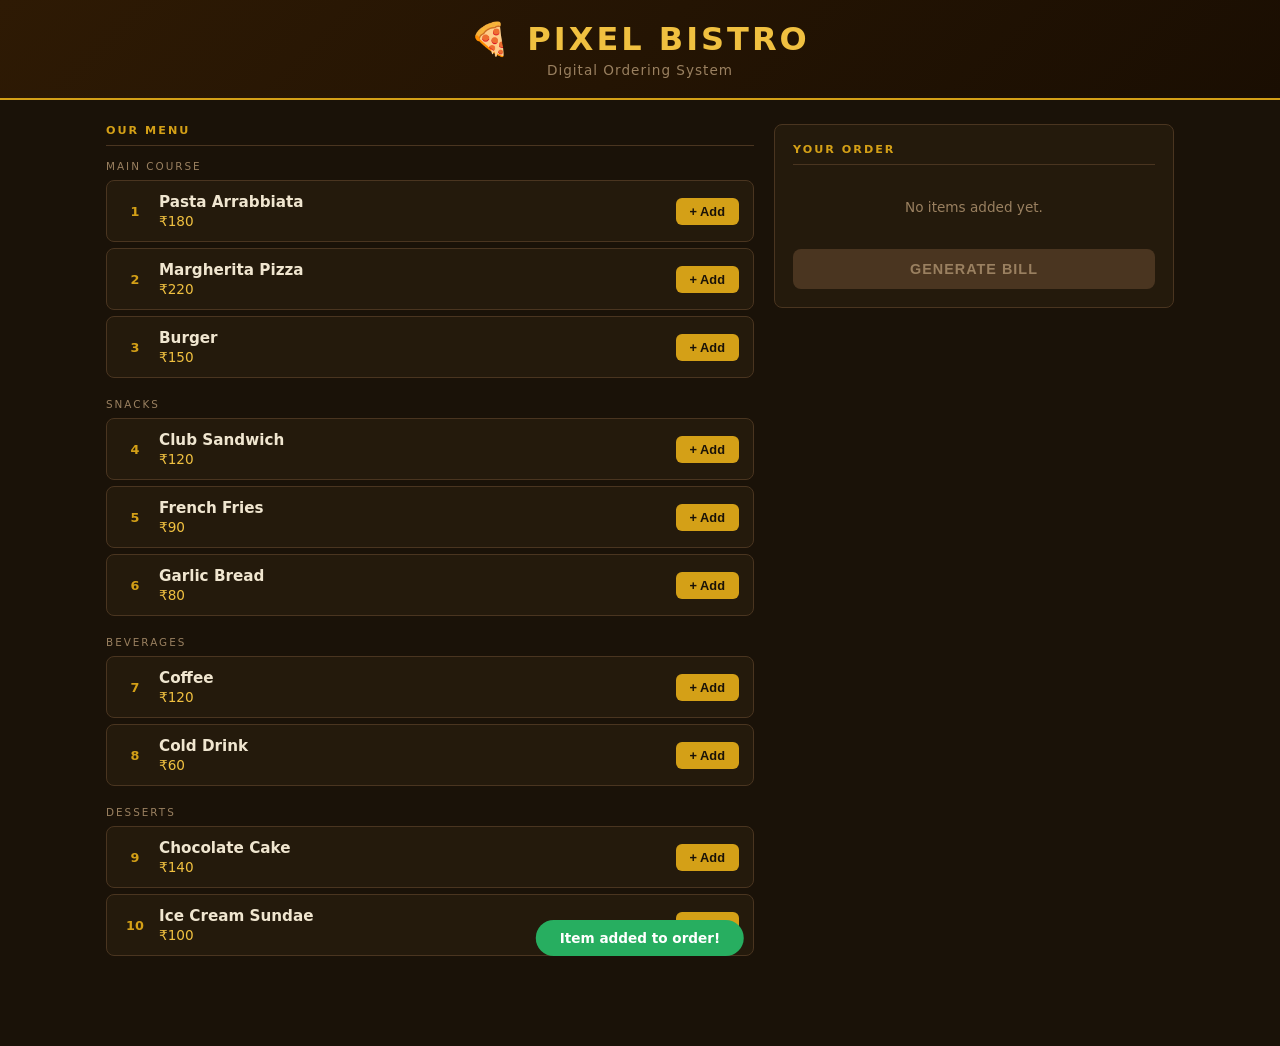
<file: restaurant-ordering/index.html>
<!DOCTYPE html>
<html lang="en">
<head>
  <meta charset="UTF-8">
  <meta name="viewport" content="width=device-width, initial-scale=1.0">
  <title>Pixel Bistro — Digital Ordering</title>
  <style>
    *, *::before, *::after { box-sizing: border-box; margin: 0; padding: 0; }

    :root {
      --bg: #1a1208;
      --surface: #241a0c;
      --surface2: #2e2010;
      --border: #4a3520;
      --gold: #d4a017;
      --gold-light: #f0c040;
      --red: #c0392b;
      --green: #27ae60;
      --text: #f0e6d0;
      --text-muted: #9a8060;
      --radius: 8px;
    }

    body {
      font-family: 'Segoe UI', system-ui, sans-serif;
      background: var(--bg);
      color: var(--text);
      min-height: 100vh;
      padding: 0 0 60px;
    }

    /* ── Header ── */
    header {
      background: linear-gradient(135deg, #2e1a04, #1a0e02);
      border-bottom: 2px solid var(--gold);
      padding: 20px 24px;
      text-align: center;
    }
    header h1 {
      font-size: 2rem;
      color: var(--gold-light);
      letter-spacing: 3px;
      text-transform: uppercase;
    }
    header p {
      color: var(--text-muted);
      font-size: 0.85rem;
      margin-top: 4px;
      letter-spacing: 1px;
    }

    /* ── Layout ── */
    .layout {
      display: grid;
      grid-template-columns: 1fr 400px;
      gap: 20px;
      max-width: 1100px;
      margin: 24px auto;
      padding: 0 16px;
    }
    @media (max-width: 780px) {
      .layout { grid-template-columns: 1fr; }
    }

    /* ── Section headings ── */
    .section-title {
      font-size: 0.7rem;
      font-weight: 700;
      letter-spacing: 2px;
      text-transform: uppercase;
      color: var(--gold);
      border-bottom: 1px solid var(--border);
      padding-bottom: 8px;
      margin-bottom: 14px;
    }

    /* ── Menu ── */
    .menu-category + .menu-category { margin-top: 20px; }
    .category-label {
      font-size: 0.65rem;
      letter-spacing: 2px;
      text-transform: uppercase;
      color: var(--text-muted);
      margin-bottom: 8px;
    }

    .menu-item {
      display: grid;
      grid-template-columns: 28px 1fr auto;
      align-items: center;
      gap: 10px;
      background: var(--surface);
      border: 1px solid var(--border);
      border-radius: var(--radius);
      padding: 12px 14px;
      margin-bottom: 6px;
      transition: border-color 0.15s;
    }
    .menu-item:hover { border-color: var(--gold); }
    .item-num {
      font-size: 0.8rem;
      font-weight: 700;
      color: var(--gold);
      text-align: center;
    }
    .item-info { min-width: 0; }
    .item-name { font-size: 0.95rem; font-weight: 600; }
    .item-price { font-size: 0.85rem; color: var(--gold-light); margin-top: 2px; }
    .add-btn {
      background: var(--gold);
      color: #1a1208;
      border: none;
      border-radius: 6px;
      padding: 6px 14px;
      font-size: 0.8rem;
      font-weight: 700;
      cursor: pointer;
      white-space: nowrap;
      transition: background 0.15s;
    }
    .add-btn:hover { background: var(--gold-light); }

    /* ── Order Panel ── */
    .order-panel {
      position: sticky;
      top: 16px;
      align-self: start;
    }
    .panel {
      background: var(--surface);
      border: 1px solid var(--border);
      border-radius: var(--radius);
      padding: 18px;
    }

    /* ── Order items ── */
    #order-list { list-style: none; }
    #order-list li {
      background: var(--surface2);
      border: 1px solid var(--border);
      border-radius: 6px;
      padding: 10px 12px;
      margin-bottom: 8px;
    }
    .order-item-top {
      display: flex;
      justify-content: space-between;
      align-items: flex-start;
      gap: 8px;
    }
    .order-item-name { font-size: 0.9rem; font-weight: 600; flex: 1; }
    .order-item-remove {
      background: none;
      border: none;
      color: var(--red);
      cursor: pointer;
      font-size: 1rem;
      line-height: 1;
      padding: 0;
      flex-shrink: 0;
    }
    .order-item-remove:hover { color: #e74c3c; }
    .order-controls {
      display: flex;
      align-items: center;
      gap: 10px;
      margin-top: 8px;
    }
    .qty-label { font-size: 0.75rem; color: var(--text-muted); }
    .qty-input {
      width: 60px;
      background: var(--bg);
      border: 1px solid var(--border);
      border-radius: 5px;
      color: var(--text);
      font-size: 0.9rem;
      padding: 3px 7px;
      text-align: center;
    }
    .qty-input:focus { outline: none; border-color: var(--gold); }
    .order-item-total {
      margin-left: auto;
      font-weight: 700;
      color: var(--gold-light);
      font-size: 0.9rem;
    }
    .note-input {
      width: 100%;
      margin-top: 7px;
      background: var(--bg);
      border: 1px dashed var(--border);
      border-radius: 5px;
      color: var(--text-muted);
      font-size: 0.8rem;
      padding: 5px 8px;
      resize: none;
      font-family: inherit;
    }
    .note-input:focus { outline: none; border-color: var(--gold); color: var(--text); }
    .note-input::placeholder { color: var(--border); }

    #empty-msg {
      color: var(--text-muted);
      font-size: 0.85rem;
      text-align: center;
      padding: 20px 0;
    }

    /* ── Bill button ── */
    .bill-btn {
      width: 100%;
      margin-top: 14px;
      padding: 12px;
      background: var(--gold);
      color: #1a1208;
      border: none;
      border-radius: var(--radius);
      font-size: 0.9rem;
      font-weight: 700;
      letter-spacing: 1px;
      text-transform: uppercase;
      cursor: pointer;
      transition: background 0.15s;
    }
    .bill-btn:hover { background: var(--gold-light); }
    .bill-btn:disabled { background: var(--border); color: var(--text-muted); cursor: not-allowed; }

    /* ── Bill Receipt ── */
    #bill-section {
      max-width: 1100px;
      margin: 0 auto;
      padding: 0 16px;
    }
    #bill-section.hidden { display: none; }

    .receipt {
      background: #fdf8f0;
      color: #1a1208;
      border-radius: var(--radius);
      padding: 28px 32px;
      font-family: 'Courier New', Courier, monospace;
      max-width: 520px;
      margin: 0 auto;
      border: 2px solid var(--gold);
      box-shadow: 0 0 40px rgba(212,160,23,0.25);
    }
    .receipt-header { text-align: center; margin-bottom: 16px; }
    .receipt-header h2 { font-size: 1.3rem; letter-spacing: 3px; text-transform: uppercase; }
    .receipt-header p { font-size: 0.75rem; color: #5a4020; margin-top: 2px; }
    .receipt-divider {
      border: none;
      border-top: 1px dashed #8a6020;
      margin: 12px 0;
    }
    .receipt-row {
      display: flex;
      justify-content: space-between;
      font-size: 0.85rem;
      margin-bottom: 5px;
    }
    .receipt-row .label { flex: 1; }
    .receipt-row .qty { width: 40px; text-align: center; color: #5a4020; }
    .receipt-row .unit { width: 70px; text-align: right; color: #5a4020; }
    .receipt-row .total { width: 80px; text-align: right; font-weight: 600; }
    .receipt-note { font-size: 0.72rem; color: #7a5030; margin-bottom: 8px; font-style: italic; padding-left: 4px; }
    .receipt-summary-row {
      display: flex;
      justify-content: space-between;
      font-size: 0.85rem;
      margin-bottom: 4px;
      color: #3a2010;
    }
    .receipt-grand {
      display: flex;
      justify-content: space-between;
      font-size: 1rem;
      font-weight: 700;
      margin-top: 8px;
      padding-top: 8px;
      border-top: 2px solid #1a1208;
    }
    .receipt-footer {
      text-align: center;
      margin-top: 16px;
      font-size: 0.75rem;
      color: #5a4020;
      letter-spacing: 1px;
    }

    /* ── Toast ── */
    #toast {
      position: fixed;
      bottom: 24px;
      left: 50%;
      transform: translateX(-50%) translateY(80px);
      background: var(--green);
      color: #fff;
      font-size: 0.85rem;
      font-weight: 600;
      padding: 10px 24px;
      border-radius: 24px;
      transition: transform 0.3s;
      z-index: 999;
      pointer-events: none;
    }
    #toast.show { transform: translateX(-50%) translateY(0); }

    /* ── Validation error ── */
    .qty-error { color: var(--red); font-size: 0.72rem; margin-top: 3px; }
  </style>
</head>
<body>

<header>
  <h1>&#127829; Pixel Bistro</h1>
  <p>Digital Ordering System</p>
</header>

<div class="layout">

  <!-- ── LEFT: Menu ── -->
  <div id="menu-panel">
    <div class="section-title">Our Menu</div>
    <div id="menu-container"></div>
  </div>

  <!-- ── RIGHT: Order ── -->
  <div class="order-panel">
    <div class="panel">
      <div class="section-title">Your Order</div>
      <ul id="order-list"></ul>
      <p id="empty-msg">No items added yet.</p>
      <button class="bill-btn" id="bill-btn" onclick="generateBill()" disabled>
        Generate Bill
      </button>
    </div>
  </div>

</div>

<!-- ── Bill ── -->
<div id="bill-section" class="hidden">
  <div class="section-title" style="max-width:1100px;margin:0 auto 12px;padding:0 16px;">Receipt</div>
  <div class="receipt" id="receipt"></div>
</div>

<div id="toast">Item added to order!</div>

<script>
  const MENU = [
    { id: 1,  name: "Pasta Arrabbiata",  category: "Main Course", price: 180 },
    { id: 2,  name: "Margherita Pizza",  category: "Main Course", price: 220 },
    { id: 3,  name: "Burger",            category: "Main Course", price: 150 },
    { id: 4,  name: "Club Sandwich",     category: "Snacks",      price: 120 },
    { id: 5,  name: "French Fries",      category: "Snacks",      price: 90  },
    { id: 6,  name: "Garlic Bread",      category: "Snacks",      price: 80  },
    { id: 7,  name: "Coffee",            category: "Beverages",   price: 120 },
    { id: 8,  name: "Cold Drink",        category: "Beverages",   price: 60  },
    { id: 9,  name: "Chocolate Cake",    category: "Desserts",    price: 140 },
    { id: 10, name: "Ice Cream Sundae",  category: "Desserts",    price: 100 },
  ];

  // order: Map<itemId, { item, qty, note }>
  const order = new Map();

  /* ─── Render Menu ─── */
  function renderMenu() {
    const container = document.getElementById('menu-container');
    const categories = [...new Set(MENU.map(i => i.category))];
    container.innerHTML = categories.map(cat => {
      const items = MENU.filter(i => i.category === cat);
      return `
        <div class="menu-category">
          <div class="category-label">${cat}</div>
          ${items.map(item => `
            <div class="menu-item">
              <div class="item-num">${item.id}</div>
              <div class="item-info">
                <div class="item-name">${item.name}</div>
                <div class="item-price">&#8377;${item.price}</div>
              </div>
              <button class="add-btn" onclick="addItem(${item.id})">+ Add</button>
            </div>
          `).join('')}
        </div>`;
    }).join('');
  }

  /* ─── Add Item ─── */
  function addItem(id) {
    const item = MENU.find(i => i.id === id);
    if (!item) return;
    if (order.has(id)) {
      order.get(id).qty += 1;
    } else {
      order.set(id, { item, qty: 1, note: '' });
    }
    renderOrder();
    showToast(`${item.name} added!`);
  }

  /* ─── Remove Item ─── */
  function removeItem(id) {
    order.delete(id);
    renderOrder();
  }

  /* ─── Update Qty ─── */
  function updateQty(id, val) {
    const entry = order.get(id);
    if (!entry) return;
    const errEl = document.getElementById(`err-${id}`);
    const n = parseInt(val, 10);
    if (!Number.isInteger(n) || n < 1 || String(val).trim() === '') {
      errEl.textContent = 'Quantity must be a positive integer.';
      document.getElementById(`total-${id}`).textContent = '—';
      return;
    }
    errEl.textContent = '';
    entry.qty = n;
    document.getElementById(`total-${id}`).textContent = `₹${(entry.item.price * n).toFixed(0)}`;
    updateBillBtn();
  }

  /* ─── Update Note ─── */
  function updateNote(id, val) {
    const entry = order.get(id);
    if (entry) entry.note = val.trim();
  }

  /* ─── Render Order ─── */
  function renderOrder() {
    const list = document.getElementById('order-list');
    const emptyMsg = document.getElementById('empty-msg');

    if (order.size === 0) {
      list.innerHTML = '';
      emptyMsg.style.display = 'block';
      updateBillBtn();
      return;
    }
    emptyMsg.style.display = 'none';

    list.innerHTML = [...order.values()].map(({ item, qty, note }) => `
      <li>
        <div class="order-item-top">
          <div class="order-item-name">${item.id}. ${item.name}</div>
          <button class="order-item-remove" onclick="removeItem(${item.id})" title="Remove">&#10005;</button>
        </div>
        <div class="order-controls">
          <span class="qty-label">Qty:</span>
          <input
            class="qty-input"
            type="number"
            min="1"
            value="${qty}"
            id="qty-${item.id}"
            oninput="updateQty(${item.id}, this.value)"
          >
          <span class="order-item-total" id="total-${item.id}">&#8377;${(item.price * qty).toFixed(0)}</span>
        </div>
        <div class="qty-error" id="err-${item.id}"></div>
        <textarea
          class="note-input"
          rows="1"
          placeholder="Special request (optional)..."
          oninput="updateNote(${item.id}, this.value)"
        >${note}</textarea>
      </li>
    `).join('');

    updateBillBtn();
  }

  function updateBillBtn() {
    document.getElementById('bill-btn').disabled = order.size === 0;
  }

  /* ─── Generate Bill ─── */
  function generateBill() {
    // Validate all quantities
    let valid = true;
    for (const [id, entry] of order) {
      const input = document.getElementById(`qty-${id}`);
      const n = parseInt(input.value, 10);
      if (!Number.isInteger(n) || n < 1) {
        document.getElementById(`err-${id}`).textContent = 'Quantity must be a positive integer.';
        valid = false;
      }
    }
    if (!valid) return;

    const subtotal = [...order.values()].reduce((s, { item, qty }) => s + item.price * qty, 0);
    const serviceCharge = subtotal * 0.05;
    const gst = (subtotal + serviceCharge) * 0.18;
    const grandTotal = subtotal + serviceCharge + gst;

    const fmt = n => `₹${n.toFixed(2)}`;
    const now = new Date();
    const timeStr = now.toLocaleString('en-IN', { dateStyle: 'medium', timeStyle: 'short' });

    const itemRows = [...order.values()].map(({ item, qty, note }) => {
      const lineTotal = item.price * qty;
      return `
        <div class="receipt-row">
          <span class="label">${item.name}</span>
          <span class="qty">x${qty}</span>
          <span class="unit">${fmt(item.price)}</span>
          <span class="total">${fmt(lineTotal)}</span>
        </div>
        ${note ? `<div class="receipt-note">&#8627; ${note}</div>` : ''}
      `;
    }).join('');

    document.getElementById('receipt').innerHTML = `
      <div class="receipt-header">
        <h2>&#127829; Pixel Bistro</h2>
        <p>${timeStr}</p>
      </div>
      <hr class="receipt-divider">
      <div class="receipt-row" style="font-size:0.7rem;color:#7a5030;margin-bottom:8px;">
        <span class="label">ITEM</span>
        <span class="qty">QTY</span>
        <span class="unit">UNIT</span>
        <span class="total">TOTAL</span>
      </div>
      ${itemRows}
      <hr class="receipt-divider">
      <div class="receipt-summary-row">
        <span>Subtotal</span>
        <span>${fmt(subtotal)}</span>
      </div>
      <div class="receipt-summary-row">
        <span>Service Charge (5%)</span>
        <span>${fmt(serviceCharge)}</span>
      </div>
      <div class="receipt-summary-row">
        <span>GST (18%)</span>
        <span>${fmt(gst)}</span>
      </div>
      <div class="receipt-grand">
        <span>GRAND TOTAL</span>
        <span>${fmt(grandTotal)}</span>
      </div>
      <hr class="receipt-divider">
      <div class="receipt-footer">
        Thank you for dining with us!<br>
        Please visit again &#9829;
      </div>
    `;

    const billSection = document.getElementById('bill-section');
    billSection.classList.remove('hidden');
    billSection.scrollIntoView({ behavior: 'smooth', block: 'start' });
  }

  /* ─── Toast ─── */
  let toastTimer;
  function showToast(msg) {
    const t = document.getElementById('toast');
    t.textContent = msg;
    t.classList.add('show');
    clearTimeout(toastTimer);
    toastTimer = setTimeout(() => t.classList.remove('show'), 2000);
  }

  // Init
  renderMenu();
</script>
</body>
</html>
</file>
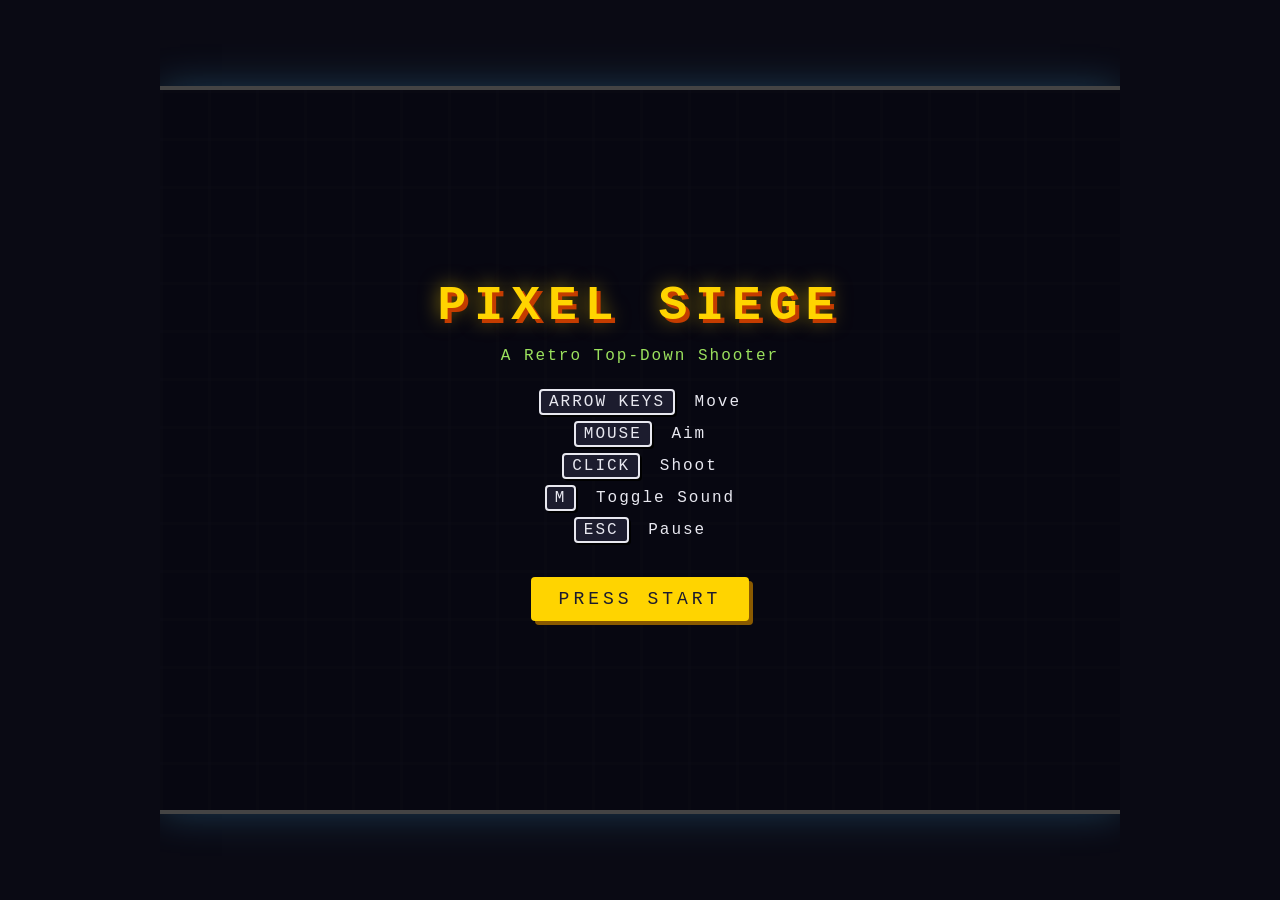
<file: topdown-shooter/index.html>
<!DOCTYPE html>
<html lang="en">
<head>
<meta charset="UTF-8">
<meta name="viewport" content="width=device-width, initial-scale=1.0">
<title>Pixel Siege - Top-Down Shooter</title>
<link rel="stylesheet" href="style.css">
</head>
<body>
  <div id="game-container">
    <canvas id="game" width="320" height="240"></canvas>

    <!-- HUD -->
    <div id="hud" class="hidden">
      <div class="hud-left">
        <div class="label">HEALTH</div>
        <div id="health-bar-bg"><div id="health-bar"></div></div>
      </div>
      <div class="hud-right">
        <div>SCORE: <span id="score">0</span></div>
        <div>LEVEL: <span id="level">1</span></div>
      </div>
    </div>

    <!-- Start Menu -->
    <div id="menu-screen" class="overlay">
      <h1>PIXEL SIEGE</h1>
      <p class="subtitle">A Retro Top-Down Shooter</p>
      <div class="controls">
        <p><span class="key">ARROW KEYS</span> Move</p>
        <p><span class="key">MOUSE</span> Aim</p>
        <p><span class="key">CLICK</span> Shoot</p>
        <p><span class="key">M</span> Toggle Sound</p>
        <p><span class="key">ESC</span> Pause</p>
      </div>
      <button id="start-btn">PRESS START</button>
    </div>

    <!-- Level Complete -->
    <div id="level-complete-screen" class="overlay hidden">
      <h2 id="level-complete-title">LEVEL 1 COMPLETE!</h2>
      <p id="level-complete-score">Score: 0</p>
      <p class="blink">Get Ready...</p>
    </div>

    <!-- Game Over -->
    <div id="game-over-screen" class="overlay hidden">
      <h1>GAME OVER</h1>
      <p id="final-score">Score: 0</p>
      <p id="final-level">Reached Level: 1</p>
      <button id="restart-btn">RESTART</button>
    </div>

    <!-- Pause -->
    <div id="pause-screen" class="overlay hidden">
      <h2>PAUSED</h2>
      <p>Press ESC to resume</p>
    </div>
  </div>

  <script src="js/sound.js"></script>
  <script src="js/sprites.js"></script>
  <script src="js/input.js"></script>
  <script src="js/bullet.js"></script>
  <script src="js/player.js"></script>
  <script src="js/enemy.js"></script>
  <script src="js/levels.js"></script>
  <script src="js/game.js"></script>
  <script src="js/main.js"></script>
</body>
</html>
</file>
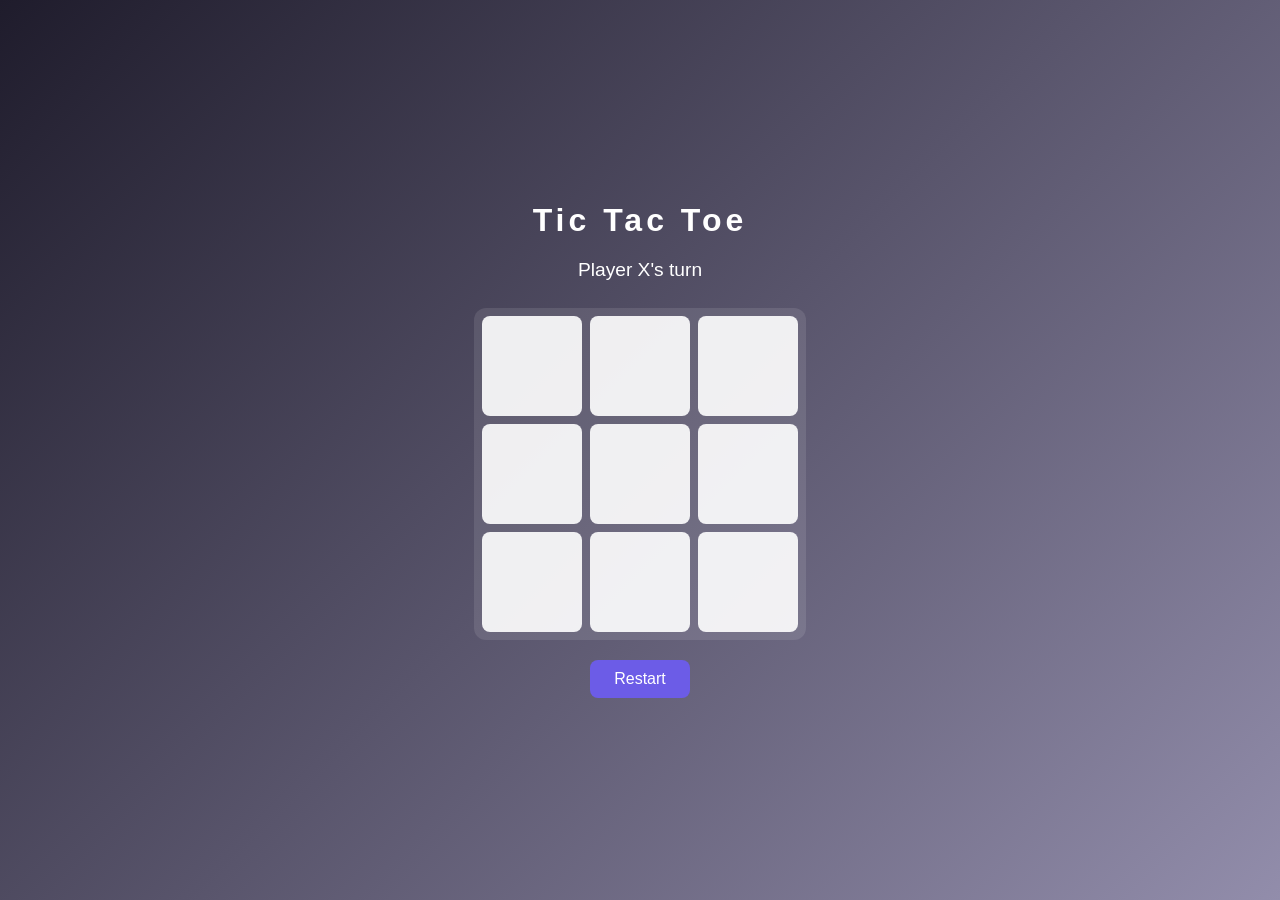
<file: tic-tac-toe.html>
<!DOCTYPE html>
<html lang="en">
<head>
<meta charset="UTF-8">
<meta name="viewport" content="width=device-width, initial-scale=1.0">
<title>Tic Tac Toe</title>
<style>
  * {
    box-sizing: border-box;
  }
  body {
    margin: 0;
    min-height: 100vh;
    display: flex;
    flex-direction: column;
    align-items: center;
    justify-content: center;
    font-family: 'Segoe UI', Tahoma, Geneva, Verdana, sans-serif;
    background: linear-gradient(135deg, #1f1c2c, #928dab);
    color: #fff;
    gap: 20px;
  }
  h1 {
    margin: 0;
    letter-spacing: 4px;
  }
  #status {
    font-size: 1.2rem;
    min-height: 1.5em;
  }
  .board {
    display: grid;
    grid-template-columns: repeat(3, 100px);
    grid-template-rows: repeat(3, 100px);
    gap: 8px;
    background: rgba(255, 255, 255, 0.1);
    padding: 8px;
    border-radius: 12px;
  }
  .cell {
    width: 100px;
    height: 100px;
    background: rgba(255, 255, 255, 0.9);
    border: none;
    border-radius: 8px;
    font-size: 3rem;
    font-weight: bold;
    color: #1f1c2c;
    cursor: pointer;
    display: flex;
    align-items: center;
    justify-content: center;
    transition: background 0.15s ease, transform 0.1s ease;
  }
  .cell:hover:not(:disabled) {
    background: #fff;
    transform: scale(1.03);
  }
  .cell:disabled {
    cursor: default;
  }
  .cell.win {
    background: #6dd58c;
    color: #133d1f;
  }
  button#reset {
    padding: 10px 24px;
    font-size: 1rem;
    border: none;
    border-radius: 8px;
    background: #6c5ce7;
    color: #fff;
    cursor: pointer;
    transition: background 0.15s ease;
  }
  button#reset:hover {
    background: #5a4bd4;
  }
</style>
</head>
<body>
  <h1>Tic Tac Toe</h1>
  <div id="status">Player X's turn</div>
  <div class="board" id="board"></div>
  <button id="reset">Restart</button>

<script>
  const boardEl = document.getElementById('board');
  const statusEl = document.getElementById('status');
  const resetBtn = document.getElementById('reset');

  const WIN_LINES = [
    [0,1,2], [3,4,5], [6,7,8],
    [0,3,6], [1,4,7], [2,5,8],
    [0,4,8], [2,4,6]
  ];

  let board = Array(9).fill(null);
  let currentPlayer = 'X';
  let gameOver = false;

  function createBoard() {
    boardEl.innerHTML = '';
    board.forEach((value, index) => {
      const cell = document.createElement('button');
      cell.className = 'cell';
      cell.textContent = value || '';
      cell.disabled = !!value || gameOver;
      cell.addEventListener('click', () => handleMove(index));
      boardEl.appendChild(cell);
    });
  }

  function handleMove(index) {
    if (board[index] || gameOver) return;
    board[index] = currentPlayer;

    const winLine = checkWin(currentPlayer);
    if (winLine) {
      gameOver = true;
      statusEl.textContent = `Player ${currentPlayer} wins!`;
      createBoard();
      highlightWin(winLine);
      return;
    }

    if (board.every(cell => cell)) {
      gameOver = true;
      statusEl.textContent = "It's a draw!";
      createBoard();
      return;
    }

    currentPlayer = currentPlayer === 'X' ? 'O' : 'X';
    statusEl.textContent = `Player ${currentPlayer}'s turn`;
    createBoard();
  }

  function checkWin(player) {
    return WIN_LINES.find(line => line.every(i => board[i] === player));
  }

  function highlightWin(line) {
    const cells = boardEl.querySelectorAll('.cell');
    line.forEach(i => cells[i].classList.add('win'));
  }

  function resetGame() {
    board = Array(9).fill(null);
    currentPlayer = 'X';
    gameOver = false;
    statusEl.textContent = "Player X's turn";
    createBoard();
  }

  resetBtn.addEventListener('click', resetGame);
  createBoard();
</script>
</body>
</html>
</file>
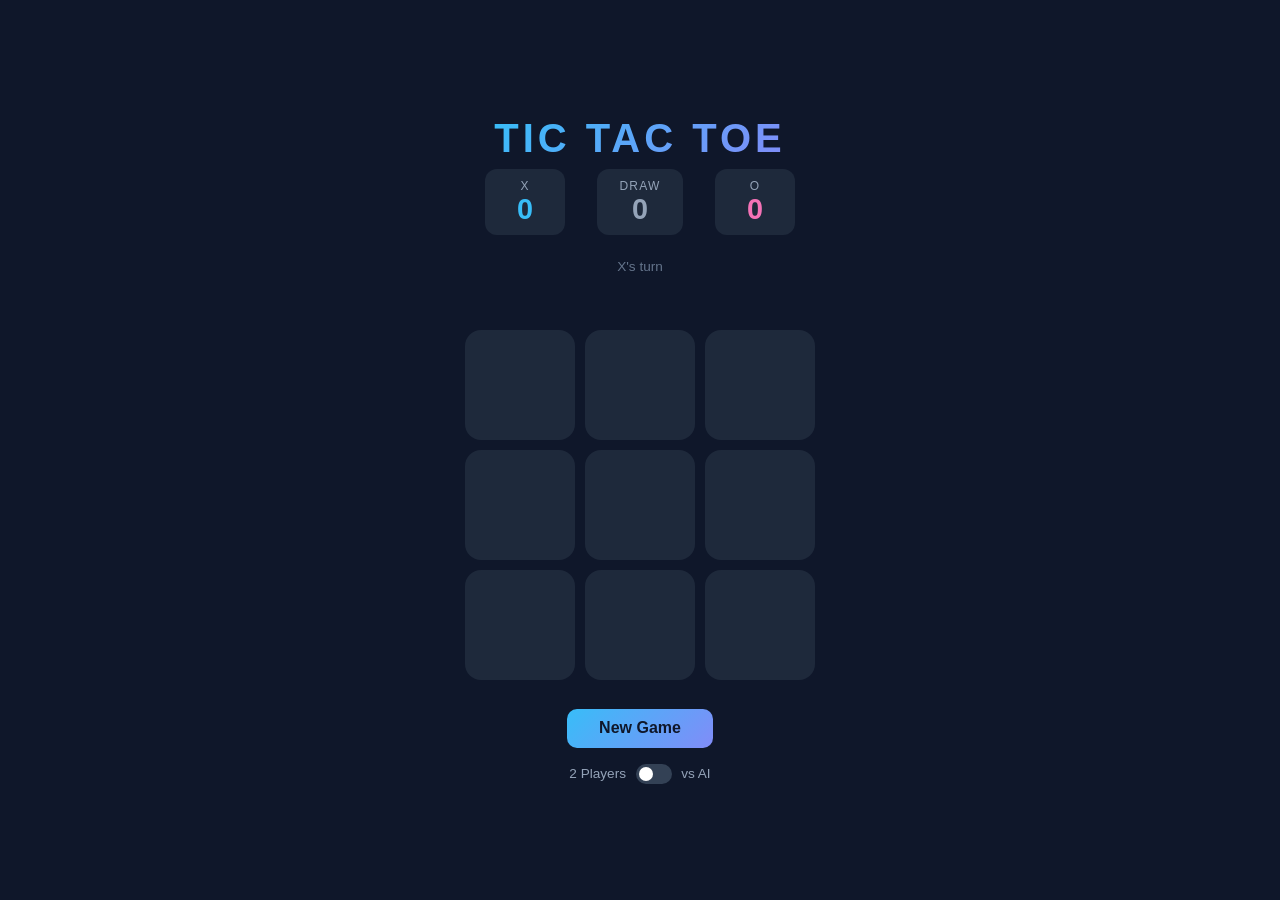
<file: tictactoe.html>
<!DOCTYPE html>
<html lang="en">
<head>
  <meta charset="UTF-8" />
  <meta name="viewport" content="width=device-width, initial-scale=1.0" />
  <title>Tic Tac Toe</title>
  <style>
    * { box-sizing: border-box; margin: 0; padding: 0; }

    body {
      min-height: 100vh;
      display: flex;
      flex-direction: column;
      align-items: center;
      justify-content: center;
      background: #0f172a;
      font-family: 'Segoe UI', sans-serif;
      color: #f1f5f9;
    }

    h1 {
      font-size: 2.5rem;
      font-weight: 800;
      letter-spacing: 0.1em;
      margin-bottom: 0.5rem;
      background: linear-gradient(135deg, #38bdf8, #818cf8);
      -webkit-background-clip: text;
      -webkit-text-fill-color: transparent;
    }

    .scoreboard {
      display: flex;
      gap: 2rem;
      margin-bottom: 1.5rem;
    }

    .score-card {
      text-align: center;
      background: #1e293b;
      border-radius: 12px;
      padding: 0.6rem 1.4rem;
      min-width: 80px;
    }

    .score-card .label {
      font-size: 0.75rem;
      text-transform: uppercase;
      letter-spacing: 0.1em;
      color: #94a3b8;
    }

    .score-card .value {
      font-size: 1.8rem;
      font-weight: 700;
    }

    .score-card.x .value { color: #38bdf8; }
    .score-card.o .value { color: #f472b6; }
    .score-card.draw .value { color: #94a3b8; }

    .status {
      font-size: 1.1rem;
      color: #94a3b8;
      margin-bottom: 1.2rem;
      height: 1.5rem;
      transition: color 0.2s;
    }

    .status.winner { color: #4ade80; font-weight: 600; }

    .board {
      display: grid;
      grid-template-columns: repeat(3, 110px);
      grid-template-rows: repeat(3, 110px);
      gap: 10px;
    }

    .cell {
      background: #1e293b;
      border-radius: 16px;
      display: flex;
      align-items: center;
      justify-content: center;
      font-size: 3rem;
      font-weight: 900;
      cursor: pointer;
      transition: background 0.15s, transform 0.1s;
      user-select: none;
    }

    .cell:hover:not(.taken) {
      background: #334155;
      transform: scale(1.04);
    }

    .cell.x { color: #38bdf8; }
    .cell.o { color: #f472b6; }
    .cell.taken { cursor: default; }

    .cell.win {
      background: #166534;
      animation: pulse 0.4s ease;
    }

    @keyframes pulse {
      0%   { transform: scale(1); }
      50%  { transform: scale(1.12); }
      100% { transform: scale(1); }
    }

    .btn {
      margin-top: 1.8rem;
      padding: 0.65rem 2rem;
      border: none;
      border-radius: 10px;
      background: linear-gradient(135deg, #38bdf8, #818cf8);
      color: #0f172a;
      font-size: 1rem;
      font-weight: 700;
      cursor: pointer;
      transition: opacity 0.2s, transform 0.1s;
    }

    .btn:hover { opacity: 0.88; transform: scale(1.03); }

    .mode-toggle {
      margin-top: 1rem;
      display: flex;
      align-items: center;
      gap: 0.6rem;
      font-size: 0.85rem;
      color: #94a3b8;
    }

    .mode-toggle input[type="checkbox"] {
      width: 36px;
      height: 20px;
      appearance: none;
      background: #334155;
      border-radius: 20px;
      cursor: pointer;
      position: relative;
      transition: background 0.2s;
    }

    .mode-toggle input[type="checkbox"]:checked { background: #818cf8; }

    .mode-toggle input[type="checkbox"]::after {
      content: '';
      position: absolute;
      width: 14px;
      height: 14px;
      border-radius: 50%;
      background: white;
      top: 3px;
      left: 3px;
      transition: left 0.2s;
    }

    .mode-toggle input[type="checkbox"]:checked::after { left: 19px; }

    .turn-indicator {
      font-size: 0.85rem;
      color: #64748b;
      margin-bottom: 0.8rem;
    }
  </style>
</head>
<body>
  <h1>TIC TAC TOE</h1>

  <div class="scoreboard">
    <div class="score-card x">
      <div class="label">X</div>
      <div class="value" id="scoreX">0</div>
    </div>
    <div class="score-card draw">
      <div class="label">Draw</div>
      <div class="value" id="scoreDraw">0</div>
    </div>
    <div class="score-card o">
      <div class="label">O</div>
      <div class="value" id="scoreO">0</div>
    </div>
  </div>

  <div class="turn-indicator" id="turnIndicator">X's turn</div>
  <div class="status" id="status"></div>

  <div class="board" id="board">
    <div class="cell" data-i="0"></div>
    <div class="cell" data-i="1"></div>
    <div class="cell" data-i="2"></div>
    <div class="cell" data-i="3"></div>
    <div class="cell" data-i="4"></div>
    <div class="cell" data-i="5"></div>
    <div class="cell" data-i="6"></div>
    <div class="cell" data-i="7"></div>
    <div class="cell" data-i="8"></div>
  </div>

  <button class="btn" id="restartBtn">New Game</button>

  <div class="mode-toggle">
    <span>2 Players</span>
    <input type="checkbox" id="aiToggle" />
    <span>vs AI</span>
  </div>

  <script>
    const WINS = [[0,1,2],[3,4,5],[6,7,8],[0,3,6],[1,4,7],[2,5,8],[0,4,8],[2,4,6]];

    let board, current, gameOver, vsAI;
    let scores = { X: 0, O: 0, Draw: 0 };

    const cells = document.querySelectorAll('.cell');
    const statusEl = document.getElementById('status');
    const turnEl = document.getElementById('turnIndicator');
    const aiToggle = document.getElementById('aiToggle');

    function init() {
      board = Array(9).fill(null);
      current = 'X';
      gameOver = false;
      vsAI = aiToggle.checked;
      statusEl.textContent = '';
      statusEl.className = 'status';
      cells.forEach(c => { c.textContent = ''; c.className = 'cell'; });
      updateTurnIndicator();
    }

    function updateTurnIndicator() {
      if (gameOver) { turnEl.textContent = ''; return; }
      const who = vsAI && current === 'O' ? "AI's turn" : `${current}'s turn`;
      turnEl.textContent = who;
    }

    function checkWinner() {
      for (const [a, b, c] of WINS) {
        if (board[a] && board[a] === board[b] && board[a] === board[c])
          return { winner: board[a], line: [a, b, c] };
      }
      if (board.every(Boolean)) return { winner: null, line: [] };
      return null;
    }

    function highlight(line) {
      line.forEach(i => cells[i].classList.add('win'));
    }

    function endGame(result) {
      gameOver = true;
      turnEl.textContent = '';
      if (result.winner) {
        statusEl.textContent = `${result.winner} wins! 🎉`;
        statusEl.className = 'status winner';
        highlight(result.line);
        scores[result.winner]++;
      } else {
        statusEl.textContent = "It's a draw!";
        scores.Draw++;
      }
      document.getElementById('scoreX').textContent = scores.X;
      document.getElementById('scoreO').textContent = scores.O;
      document.getElementById('scoreDraw').textContent = scores.Draw;
    }

    function minimax(b, isMax) {
      const r = checkBoardResult(b);
      if (r === 'O') return 10;
      if (r === 'X') return -10;
      if (r === 'draw') return 0;

      if (isMax) {
        let best = -Infinity;
        b.forEach((v, i) => {
          if (!v) {
            b[i] = 'O';
            best = Math.max(best, minimax(b, false));
            b[i] = null;
          }
        });
        return best;
      } else {
        let best = Infinity;
        b.forEach((v, i) => {
          if (!v) {
            b[i] = 'X';
            best = Math.min(best, minimax(b, true));
            b[i] = null;
          }
        });
        return best;
      }
    }

    function checkBoardResult(b) {
      for (const [a, c, d] of WINS) {
        if (b[a] && b[a] === b[c] && b[a] === b[d]) return b[a];
      }
      if (b.every(Boolean)) return 'draw';
      return null;
    }

    function bestMove() {
      let best = -Infinity, move = -1;
      board.forEach((v, i) => {
        if (!v) {
          board[i] = 'O';
          const score = minimax(board, false);
          board[i] = null;
          if (score > best) { best = score; move = i; }
        }
      });
      return move;
    }

    function play(i) {
      if (gameOver || board[i]) return;
      board[i] = current;
      cells[i].textContent = current;
      cells[i].classList.add('taken', current.toLowerCase());

      const result = checkWinner();
      if (result) { endGame(result); return; }

      current = current === 'X' ? 'O' : 'X';
      updateTurnIndicator();

      if (vsAI && current === 'O' && !gameOver) {
        setTimeout(() => {
          const ai = bestMove();
          if (ai !== -1) play(ai);
        }, 250);
      }
    }

    cells.forEach(c => c.addEventListener('click', () => {
      if (vsAI && current === 'O') return;
      play(Number(c.dataset.i));
    }));

    document.getElementById('restartBtn').addEventListener('click', init);
    aiToggle.addEventListener('change', init);

    init();
  </script>
</body>
</html>
</file>
<file: topdown-shooter/style.css>
* {
  box-sizing: border-box;
  -webkit-user-select: none;
  user-select: none;
}

html, body {
  margin: 0;
  height: 100%;
  background: #0a0a14;
  display: flex;
  align-items: center;
  justify-content: center;
  font-family: 'Courier New', Courier, monospace;
  color: #e8e8f0;
  overflow: hidden;
}

#game-container {
  position: relative;
  width: 960px;
  height: 720px;
  max-width: 100vw;
  max-height: 100vh;
  aspect-ratio: 4 / 3;
  box-shadow: 0 0 0 4px #444, 0 0 40px rgba(80, 200, 255, 0.3);
  background: #000;
}

#game {
  width: 100%;
  height: 100%;
  display: block;
  image-rendering: pixelated;
  image-rendering: -moz-crisp-edges;
  image-rendering: crisp-edges;
  cursor: crosshair;
}

.hidden {
  display: none !important;
}

/* ---------- HUD ---------- */
#hud {
  position: absolute;
  top: 0;
  left: 0;
  right: 0;
  display: flex;
  justify-content: space-between;
  padding: 10px 16px;
  font-size: 16px;
  letter-spacing: 2px;
  text-shadow: 2px 2px 0 #000;
  pointer-events: none;
}

#hud .label {
  font-size: 11px;
  color: #9be15d;
  margin-bottom: 2px;
}

#health-bar-bg {
  width: 160px;
  height: 16px;
  border: 2px solid #fff;
  background: #400;
  box-shadow: 2px 2px 0 #000;
}

#health-bar {
  height: 100%;
  width: 100%;
  background: linear-gradient(180deg, #7CFC00, #3a9c00);
  transition: width 0.15s linear;
}

.hud-right {
  text-align: right;
}

.hud-right div {
  margin-bottom: 4px;
}

/* ---------- Overlays ---------- */
.overlay {
  position: absolute;
  inset: 0;
  display: flex;
  flex-direction: column;
  align-items: center;
  justify-content: center;
  text-align: center;
  background: rgba(5, 5, 15, 0.85);
  gap: 14px;
  padding: 20px;
}

.overlay.hidden {
  display: none;
}

.overlay h1 {
  font-size: 48px;
  margin: 0;
  color: #ffd400;
  letter-spacing: 8px;
  text-shadow: 4px 4px 0 #c43c00, 0 0 20px rgba(255, 212, 0, 0.6);
}

.overlay h2 {
  font-size: 32px;
  margin: 0;
  color: #62e0ff;
  letter-spacing: 6px;
  text-shadow: 3px 3px 0 #003a4d;
}

.overlay p {
  margin: 0;
  font-size: 16px;
  letter-spacing: 2px;
}

.subtitle {
  color: #9be15d;
}

.controls {
  margin: 10px 0;
  display: flex;
  flex-direction: column;
  gap: 6px;
  font-size: 14px;
}

.key {
  display: inline-block;
  border: 2px solid #e8e8f0;
  border-radius: 4px;
  padding: 2px 8px;
  margin-right: 8px;
  background: #1c1c2e;
  box-shadow: 2px 2px 0 #000;
}

button {
  font-family: inherit;
  font-size: 18px;
  letter-spacing: 4px;
  padding: 12px 28px;
  background: #ffd400;
  color: #1c1c2e;
  border: none;
  border-radius: 4px;
  box-shadow: 4px 4px 0 #8a5a00;
  cursor: pointer;
  margin-top: 10px;
}

button:active {
  transform: translate(2px, 2px);
  box-shadow: 2px 2px 0 #8a5a00;
}

.blink {
  animation: blink 1s steps(1) infinite;
  color: #ff8a00;
}

@keyframes blink {
  50% { opacity: 0; }
}
</file>
